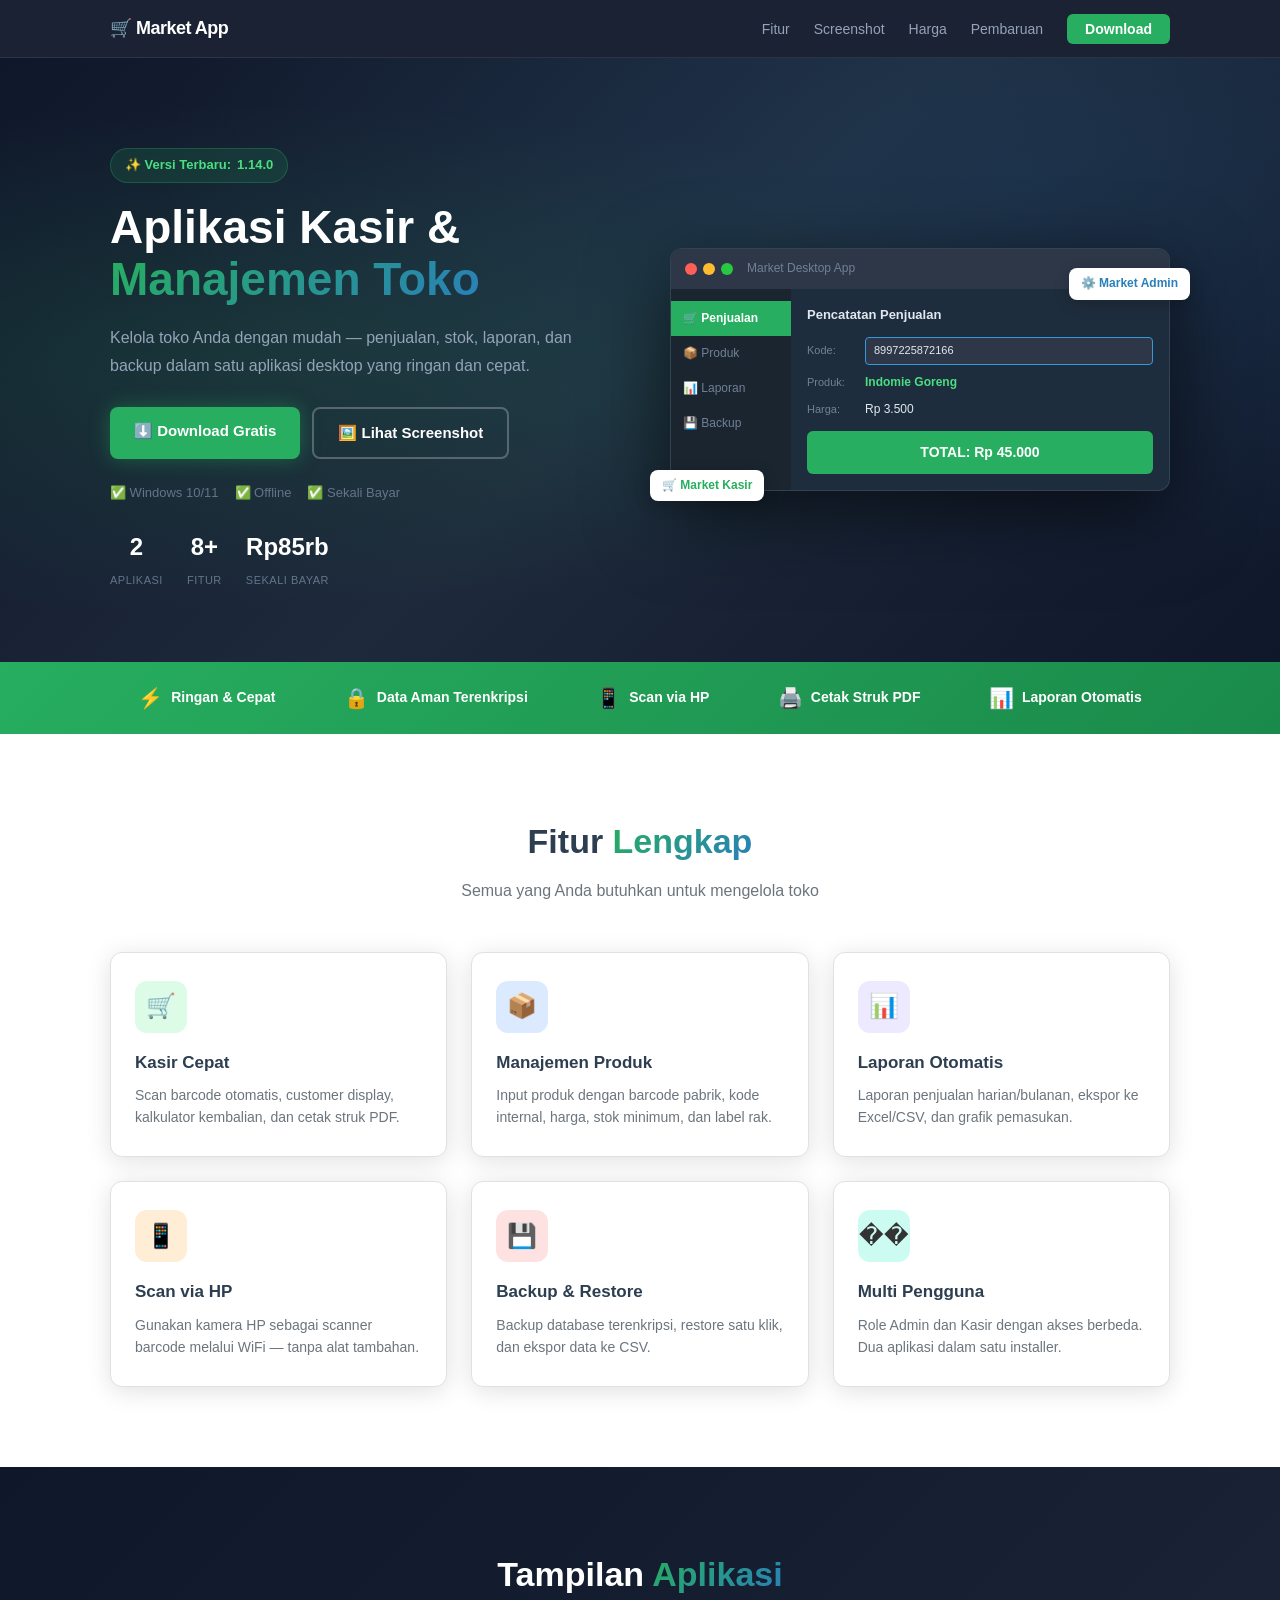
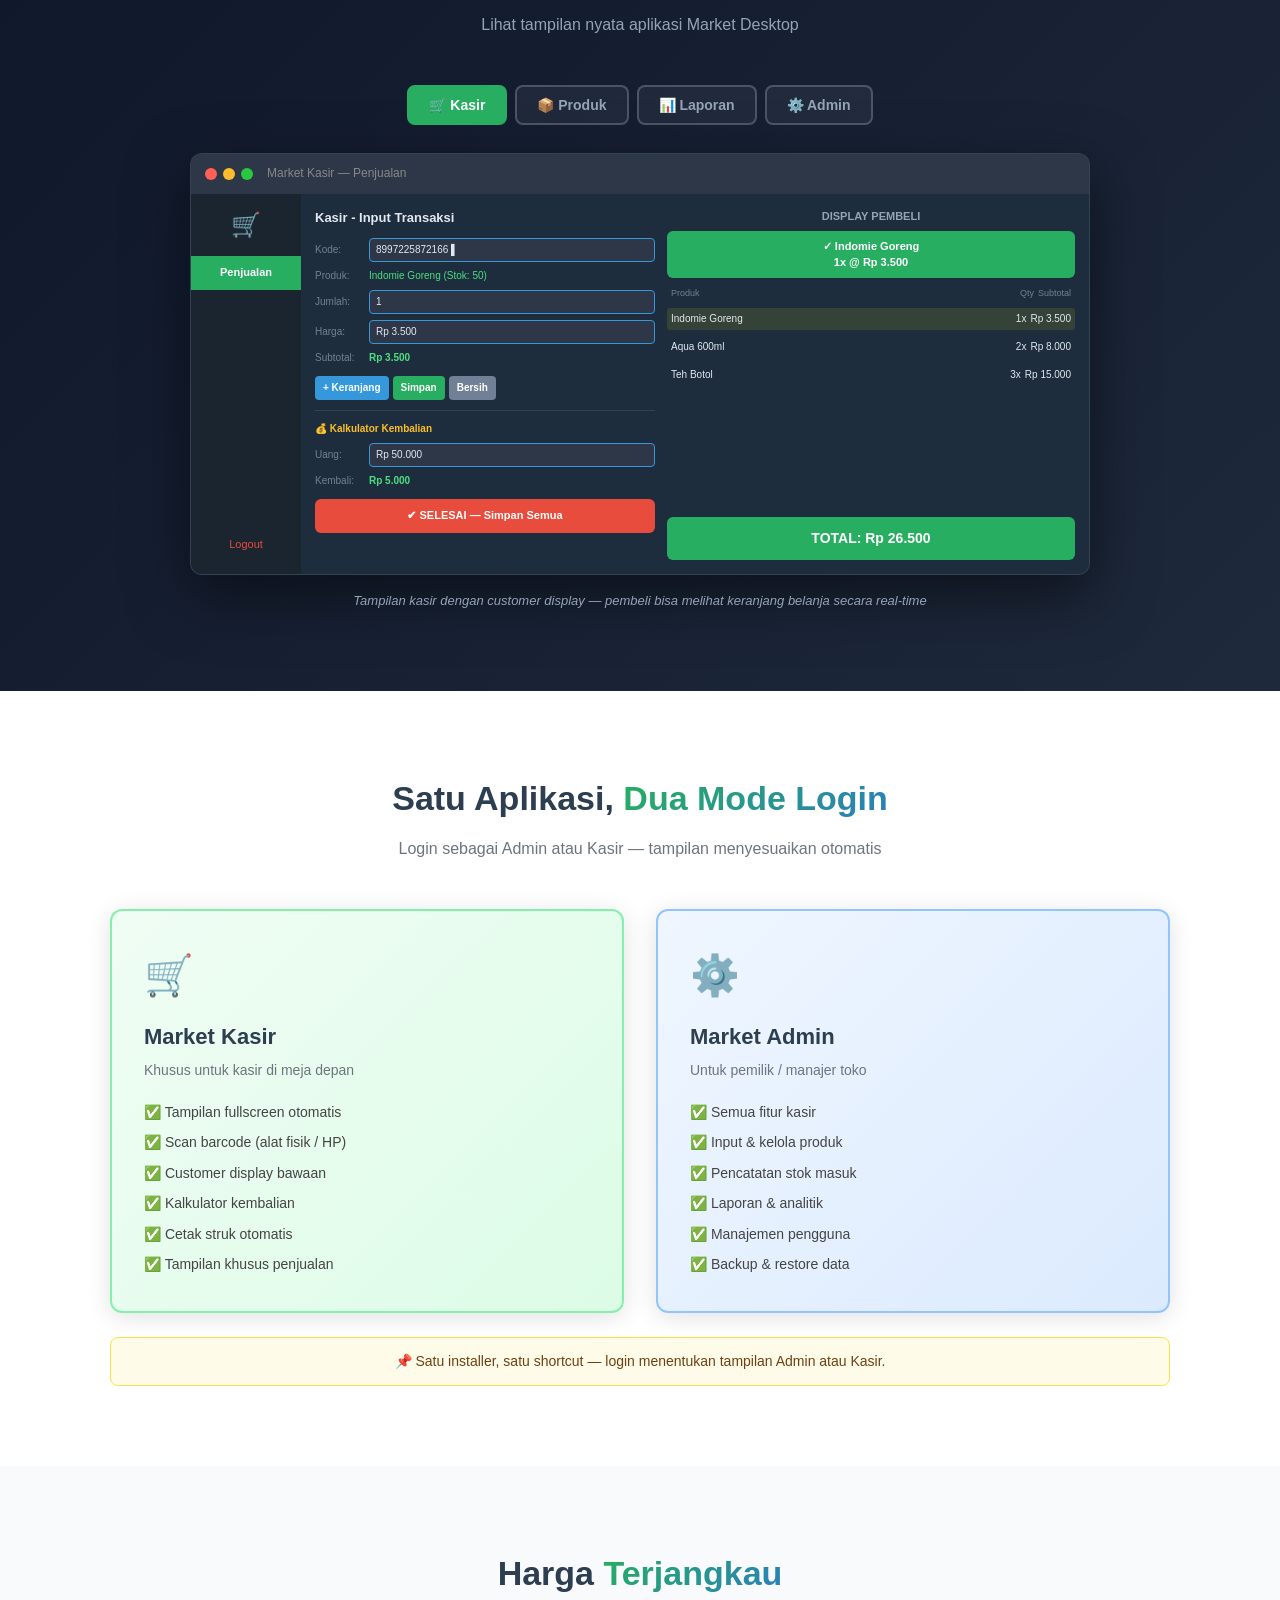
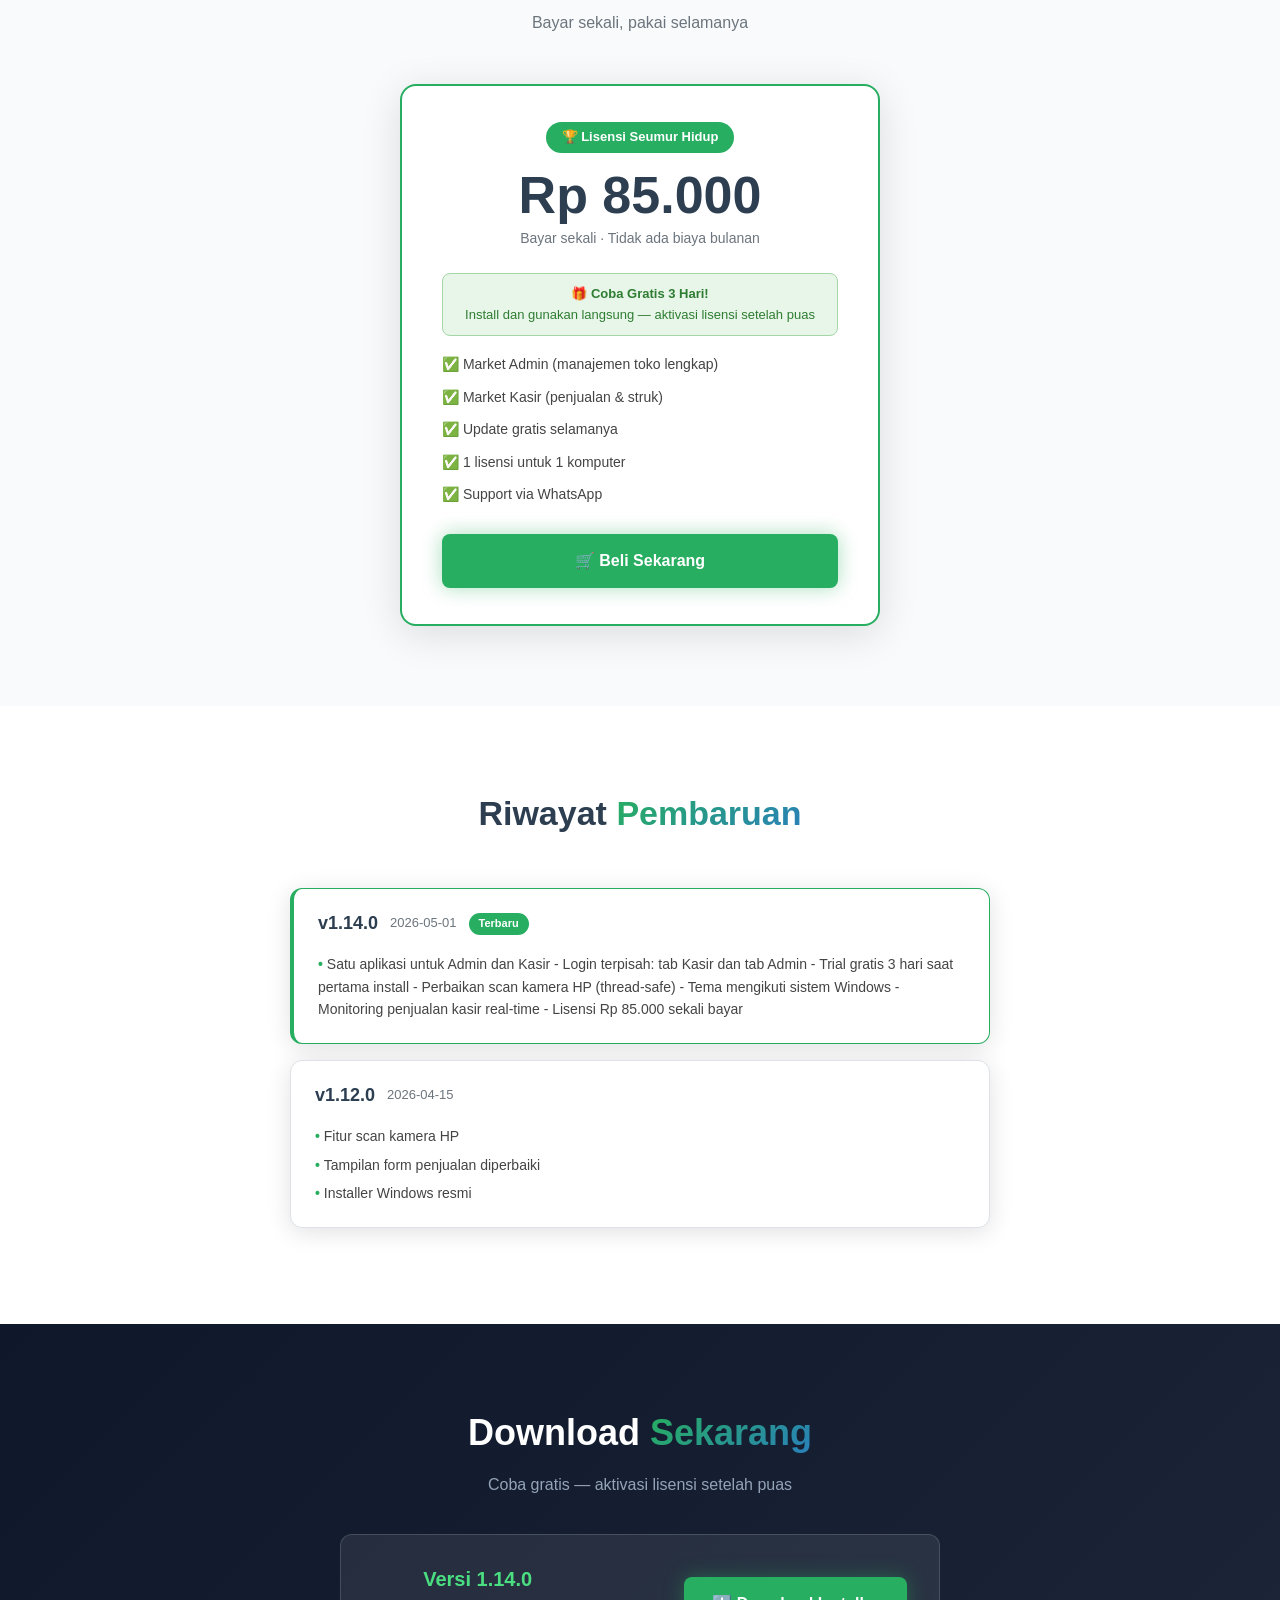
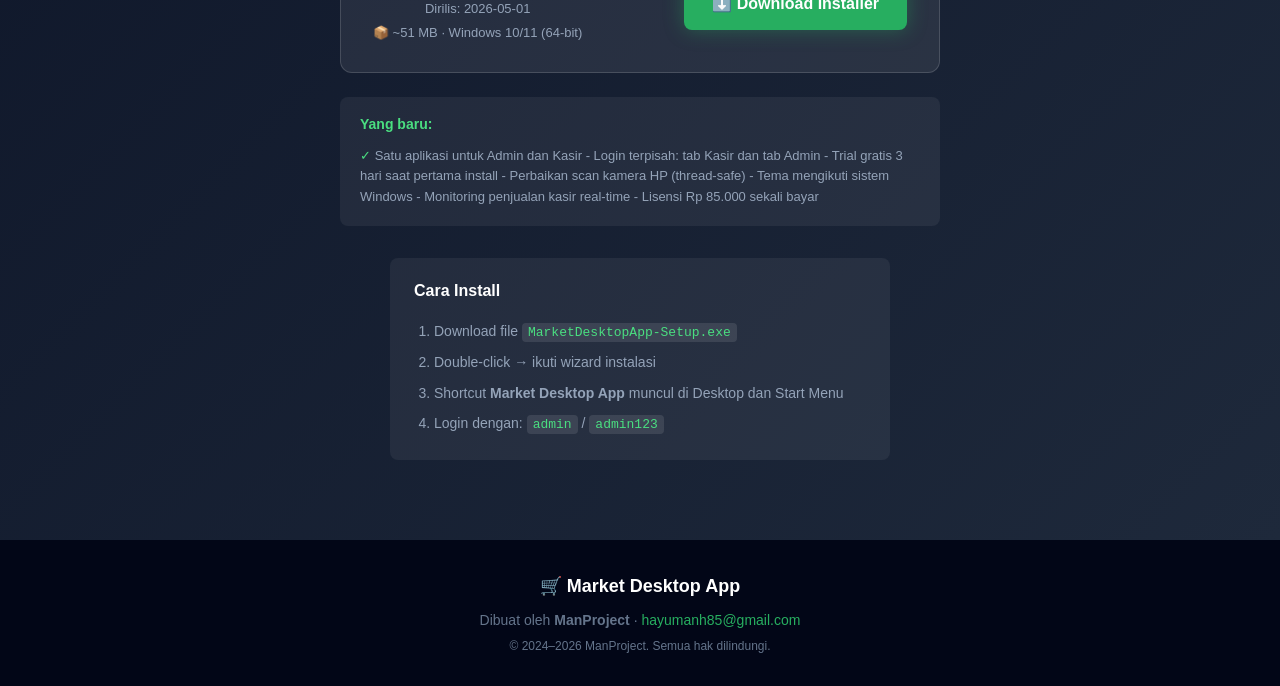
<file: index.html>
﻿<!DOCTYPE html>
<html lang="id">
<head>
<meta charset="UTF-8">
<meta name="viewport" content="width=device-width, initial-scale=1.0">
<title>Market Desktop App — Aplikasi Kasir & Manajemen Toko</title>
<meta name="description" content="Aplikasi kasir dan manajemen stok toko untuk Windows.">
<link rel="stylesheet" href="assets/style.css">
</head>
<body>
<nav class="navbar">
  <div class="container nav-inner">
    <div class="nav-brand">🛒 Market App</div>
    <ul class="nav-links">
      <li><a href="#fitur">Fitur</a></li>
      <li><a href="#screenshot">Screenshot</a></li>
      <li><a href="#harga">Harga</a></li>
      <li><a href="#changelog">Pembaruan</a></li>
      <li><a href="#download" class="btn-nav">Download</a></li>
    </ul>
    <button class="nav-toggle" onclick="toggleNav()">☰</button>
  </div>
</nav>

<section class="hero">
  <div class="hero-bg-anim"></div>
  <div class="container hero-inner">
    <div class="hero-text" data-aos="fade-right">
      <div class="badge pulse">✨ Versi Terbaru: <span id="hero-version">1.14.0</span></div>
      <h1>Aplikasi Kasir &amp;<br><span class="gradient-text">Manajemen Toko</span></h1>
      <p class="hero-sub">Kelola toko Anda dengan mudah — penjualan, stok, laporan, dan backup dalam satu aplikasi desktop yang ringan dan cepat.</p>
      <div class="hero-btns">
        <a href="https://github.com/hayumanh85-hub/market-desktop-app/releases/download/v1.14.0/MarketDesktopApp-Setup.exe" class="btn btn-primary glow">⬇️ Download Gratis</a>
        <a href="#screenshot" class="btn btn-outline">🖼️ Lihat Screenshot</a>
      </div>
      <div class="hero-meta">
        <span>✅ Windows 10/11</span>
        <span>✅ Offline</span>
        <span>✅ Sekali Bayar</span>
      </div>
      <div class="hero-stats">
        <div class="stat"><span class="stat-num">2</span><span class="stat-lbl">Aplikasi</span></div>
        <div class="stat"><span class="stat-num">8+</span><span class="stat-lbl">Fitur</span></div>
        <div class="stat"><span class="stat-num">Rp85rb</span><span class="stat-lbl">Sekali Bayar</span></div>
      </div>
    </div>
    <div class="hero-visual" data-aos="fade-left">
      <div class="app-mockup float-anim">
        <div class="mockup-bar">
          <span class="dot red"></span><span class="dot yellow"></span><span class="dot green"></span>
          <span class="mockup-title">Market Desktop App</span>
        </div>
        <div class="mockup-body">
          <div class="mockup-sidebar">
            <div class="mock-menu active">🛒 Penjualan</div>
            <div class="mock-menu">📦 Produk</div>
            <div class="mock-menu">📊 Laporan</div>
            <div class="mock-menu">💾 Backup</div>
          </div>
          <div class="mockup-content">
            <div class="mock-title">Pencatatan Penjualan</div>
            <div class="mock-row"><span class="mock-label">Kode:</span><span class="mock-input scan-anim">8997225872166</span></div>
            <div class="mock-row"><span class="mock-label">Produk:</span><span class="mock-val green">Indomie Goreng</span></div>
            <div class="mock-row"><span class="mock-label">Harga:</span><span class="mock-val">Rp 3.500</span></div>
            <div class="mock-total">TOTAL: Rp 45.000</div>
          </div>
        </div>
      </div>
      <div class="mockup-badge badge-kasir">🛒 Market Kasir</div>
      <div class="mockup-badge badge-admin">⚙️ Market Admin</div>
    </div>
  </div>
</section>

<section class="stats-bar">
  <div class="container stats-inner">
    <div class="stat-item"><span class="stat-icon">⚡</span><span>Ringan & Cepat</span></div>
    <div class="stat-item"><span class="stat-icon">🔒</span><span>Data Aman Terenkripsi</span></div>
    <div class="stat-item"><span class="stat-icon">📱</span><span>Scan via HP</span></div>
    <div class="stat-item"><span class="stat-icon">🖨️</span><span>Cetak Struk PDF</span></div>
    <div class="stat-item"><span class="stat-icon">📊</span><span>Laporan Otomatis</span></div>
  </div>
</section>

<section class="section" id="fitur">
  <div class="container">
    <div class="section-header">
      <h2 class="section-title">Fitur <span class="gradient-text">Lengkap</span></h2>
      <p class="section-sub">Semua yang Anda butuhkan untuk mengelola toko</p>
    </div>
    <div class="features-grid">
      <div class="feature-card" data-aos="fade-up" data-delay="0">
        <div class="feature-icon-wrap green-bg">🛒</div>
        <h3>Kasir Cepat</h3>
        <p>Scan barcode otomatis, customer display, kalkulator kembalian, dan cetak struk PDF.</p>
      </div>
      <div class="feature-card" data-aos="fade-up" data-delay="100">
        <div class="feature-icon-wrap blue-bg">📦</div>
        <h3>Manajemen Produk</h3>
        <p>Input produk dengan barcode pabrik, kode internal, harga, stok minimum, dan label rak.</p>
      </div>
      <div class="feature-card" data-aos="fade-up" data-delay="200">
        <div class="feature-icon-wrap purple-bg">📊</div>
        <h3>Laporan Otomatis</h3>
        <p>Laporan penjualan harian/bulanan, ekspor ke Excel/CSV, dan grafik pemasukan.</p>
      </div>
      <div class="feature-card" data-aos="fade-up" data-delay="300">
        <div class="feature-icon-wrap orange-bg">📱</div>
        <h3>Scan via HP</h3>
        <p>Gunakan kamera HP sebagai scanner barcode melalui WiFi — tanpa alat tambahan.</p>
      </div>
      <div class="feature-card" data-aos="fade-up" data-delay="400">
        <div class="feature-icon-wrap red-bg">💾</div>
        <h3>Backup & Restore</h3>
        <p>Backup database terenkripsi, restore satu klik, dan ekspor data ke CSV.</p>
      </div>
      <div class="feature-card" data-aos="fade-up" data-delay="500">
        <div class="feature-icon-wrap teal-bg">��</div>
        <h3>Multi Pengguna</h3>
        <p>Role Admin dan Kasir dengan akses berbeda. Dua aplikasi dalam satu installer.</p>
      </div>
    </div>
  </div>
</section>

<section class="section section-dark" id="screenshot">
  <div class="container">
    <div class="section-header">
      <h2 class="section-title" style="color:white">Tampilan <span class="gradient-text">Aplikasi</span></h2>
      <p class="section-sub" style="color:#94a3b8">Lihat tampilan nyata aplikasi Market Desktop</p>
    </div>
    <div class="screenshot-tabs">
      <button class="tab-btn active" onclick="showTab('kasir')">🛒 Kasir</button>
      <button class="tab-btn" onclick="showTab('produk')">📦 Produk</button>
      <button class="tab-btn" onclick="showTab('laporan')">📊 Laporan</button>
      <button class="tab-btn" onclick="showTab('admin')">⚙️ Admin</button>
    </div>
    <div class="screenshot-display">
      <div class="ss-panel active" id="ss-kasir">
        <div class="ss-mockup">
          <div class="ss-bar"><span class="dot red"></span><span class="dot yellow"></span><span class="dot green"></span><span style="color:#888;font-size:12px;margin-left:8px">Market Kasir — Penjualan</span></div>
          <div class="ss-body">
            <div class="ss-sidebar">
              <div class="ss-logo">🛒</div>
              <div class="ss-nav active">Penjualan</div>
              <div style="flex:1"></div>
              <div class="ss-nav logout">Logout</div>
            </div>
            <div class="ss-main">
              <div class="ss-left">
                <div class="ss-section-title">Kasir - Input Transaksi</div>
                <div class="ss-form-row"><span class="ss-lbl">Kode:</span><div class="ss-input">8997225872166 ▌</div></div>
                <div class="ss-form-row"><span class="ss-lbl">Produk:</span><div class="ss-val green-text">Indomie Goreng (Stok: 50)</div></div>
                <div class="ss-form-row"><span class="ss-lbl">Jumlah:</span><div class="ss-input">1</div></div>
                <div class="ss-form-row"><span class="ss-lbl">Harga:</span><div class="ss-input">Rp 3.500</div></div>
                <div class="ss-form-row"><span class="ss-lbl">Subtotal:</span><div class="ss-val green-text bold">Rp 3.500</div></div>
                <div class="ss-btn-row">
                  <div class="ss-btn blue">+ Keranjang</div>
                  <div class="ss-btn green">Simpan</div>
                  <div class="ss-btn gray">Bersih</div>
                </div>
                <div class="ss-divider"></div>
                <div class="ss-kembalian-title">💰 Kalkulator Kembalian</div>
                <div class="ss-form-row"><span class="ss-lbl">Uang:</span><div class="ss-input">Rp 50.000</div></div>
                <div class="ss-form-row"><span class="ss-lbl">Kembali:</span><div class="ss-val green-text bold">Rp 5.000</div></div>
                <div class="ss-btn-selesai">✔ SELESAI — Simpan Semua</div>
              </div>
              <div class="ss-right">
                <div class="ss-display-title">DISPLAY PEMBELI</div>
                <div class="ss-last-scan">✓ Indomie Goreng<br>1x @ Rp 3.500</div>
                <div class="ss-cart-header"><span>Produk</span><span>Qty</span><span>Subtotal</span></div>
                <div class="ss-cart-row highlight"><span>Indomie Goreng</span><span>1x</span><span>Rp 3.500</span></div>
                <div class="ss-cart-row"><span>Aqua 600ml</span><span>2x</span><span>Rp 8.000</span></div>
                <div class="ss-cart-row"><span>Teh Botol</span><span>3x</span><span>Rp 15.000</span></div>
                <div class="ss-total-display">TOTAL: Rp 26.500</div>
              </div>
            </div>
          </div>
        </div>
        <p class="ss-caption">Tampilan kasir dengan customer display — pembeli bisa melihat keranjang belanja secara real-time</p>
      </div>

      <div class="ss-panel" id="ss-produk">
        <div class="ss-mockup">
          <div class="ss-bar"><span class="dot red"></span><span class="dot yellow"></span><span class="dot green"></span><span style="color:#888;font-size:12px;margin-left:8px">Market Admin — Manajemen Produk</span></div>
          <div class="ss-body">
            <div class="ss-sidebar">
              <div class="ss-logo">⚙️</div>
              <div class="ss-nav">Penjualan</div>
              <div class="ss-nav active">Produk</div>
              <div class="ss-nav">Stok</div>
              <div class="ss-nav">Laporan</div>
              <div style="flex:1"></div>
              <div class="ss-nav logout">Logout</div>
            </div>
            <div class="ss-main" style="flex-direction:column;padding:12px">
              <div class="ss-section-title">Manajemen Produk</div>
              <div class="ss-search-bar">🔍 Cari produk... <span class="ss-btn blue" style="margin-left:auto;padding:2px 8px">+ Tambah</span></div>
              <div class="ss-table">
                <div class="ss-table-head"><span>Kode</span><span>Nama Produk</span><span>Harga</span><span>Stok</span><span>Status</span></div>
                <div class="ss-table-row"><span>BRG001</span><span>Indomie Goreng</span><span>Rp 3.500</span><span>50</span><span class="badge-aktif">Aktif</span></div>
                <div class="ss-table-row"><span>BRG002</span><span>Aqua 600ml</span><span>Rp 4.000</span><span>30</span><span class="badge-aktif">Aktif</span></div>
                <div class="ss-table-row highlight"><span>BRG003</span><span>Teh Botol 350ml</span><span>Rp 5.000</span><span class="red-text">3</span><span class="badge-low">Stok Rendah</span></div>
                <div class="ss-table-row"><span>BRG004</span><span>Chitato 68g</span><span>Rp 12.000</span><span>25</span><span class="badge-aktif">Aktif</span></div>
              </div>
            </div>
          </div>
        </div>
        <p class="ss-caption">Manajemen produk lengkap dengan barcode pabrik, stok minimum, dan notifikasi stok rendah</p>
      </div>

      <div class="ss-panel" id="ss-laporan">
        <div class="ss-mockup">
          <div class="ss-bar"><span class="dot red"></span><span class="dot yellow"></span><span class="dot green"></span><span style="color:#888;font-size:12px;margin-left:8px">Market Admin — Laporan</span></div>
          <div class="ss-body">
            <div class="ss-sidebar">
              <div class="ss-logo">⚙️</div>
              <div class="ss-nav">Penjualan</div>
              <div class="ss-nav">Produk</div>
              <div class="ss-nav active">Laporan</div>
              <div style="flex:1"></div>
              <div class="ss-nav logout">Logout</div>
            </div>
            <div class="ss-main" style="flex-direction:column;padding:12px">
              <div class="ss-section-title">Laporan Penjualan</div>
              <div class="ss-stats-row">
                <div class="ss-stat-card green"><div class="ss-stat-val">Rp 2.450.000</div><div class="ss-stat-lbl">Pemasukan Hari Ini</div></div>
                <div class="ss-stat-card blue"><div class="ss-stat-val">127</div><div class="ss-stat-lbl">Transaksi Bulan Ini</div></div>
                <div class="ss-stat-card purple"><div class="ss-stat-val">Rp 45.2jt</div><div class="ss-stat-lbl">Total Bulan Ini</div></div>
              </div>
              <div class="ss-chart">
                <div class="ss-chart-title">Grafik Penjualan 7 Hari</div>
                <div class="ss-bars">
                  <div class="ss-bar-item"><div class="ss-bar-fill" style="height:40%"></div><span>Sen</span></div>
                  <div class="ss-bar-item"><div class="ss-bar-fill" style="height:65%"></div><span>Sel</span></div>
                  <div class="ss-bar-item"><div class="ss-bar-fill" style="height:50%"></div><span>Rab</span></div>
                  <div class="ss-bar-item"><div class="ss-bar-fill" style="height:80%"></div><span>Kam</span></div>
                  <div class="ss-bar-item"><div class="ss-bar-fill" style="height:90%"></div><span>Jum</span></div>
                  <div class="ss-bar-item"><div class="ss-bar-fill" style="height:100%"></div><span>Sab</span></div>
                  <div class="ss-bar-item"><div class="ss-bar-fill" style="height:70%"></div><span>Min</span></div>
                </div>
              </div>
            </div>
          </div>
        </div>
        <p class="ss-caption">Laporan penjualan lengkap dengan grafik, statistik, dan ekspor ke Excel/CSV</p>
      </div>

      <div class="ss-panel" id="ss-admin">
        <div class="ss-mockup">
          <div class="ss-bar"><span class="dot red"></span><span class="dot yellow"></span><span class="dot green"></span><span style="color:#888;font-size:12px;margin-left:8px">Market Admin — Backup & Restore</span></div>
          <div class="ss-body">
            <div class="ss-sidebar">
              <div class="ss-logo">⚙️</div>
              <div class="ss-nav">Penjualan</div>
              <div class="ss-nav">Produk</div>
              <div class="ss-nav">Laporan</div>
              <div class="ss-nav active">Backup</div>
              <div style="flex:1"></div>
              <div class="ss-nav logout">Logout</div>
            </div>
            <div class="ss-main" style="flex-direction:column;padding:16px;gap:10px">
              <div class="ss-section-title">Backup & Restore Data</div>
              <div class="ss-backup-info">Buat backup database terenkripsi untuk melindungi data toko Anda.</div>
              <div class="ss-btn-backup blue">💾 Buat Backup Sekarang</div>
              <div class="ss-btn-backup orange">🔄 Restore dari Backup</div>
              <div class="ss-btn-backup green">📊 Ekspor Data ke CSV</div>
              <div class="ss-divider"></div>
              <div class="ss-last-backup">✓ Backup terakhir: 01/05/2026 14:30 · market_backup_2026-05-01.mktbak</div>
            </div>
          </div>
        </div>
        <p class="ss-caption">Fitur backup terenkripsi — data toko aman dari kehilangan dan kerusakan</p>
      </div>
    </div>
  </div>
</section>

<section class="section" id="apps">
  <div class="container">
    <div class="section-header">
      <h2 class="section-title">Satu Aplikasi, <span class="gradient-text">Dua Mode Login</span></h2>
      <p class="section-sub">Login sebagai Admin atau Kasir — tampilan menyesuaikan otomatis</p>
    </div>
    <div class="apps-grid">
      <div class="app-card kasir">
        <div class="app-icon">🛒</div>
        <h3>Market Kasir</h3>
        <p class="app-desc">Khusus untuk kasir di meja depan</p>
        <ul>
          <li>✅ Tampilan fullscreen otomatis</li>
          <li>✅ Scan barcode (alat fisik / HP)</li>
          <li>✅ Customer display bawaan</li>
          <li>✅ Kalkulator kembalian</li>
          <li>✅ Cetak struk otomatis</li>
          <li>✅ Tampilan khusus penjualan</li>
        </ul>
      </div>
      <div class="app-card admin">
        <div class="app-icon">⚙️</div>
        <h3>Market Admin</h3>
        <p class="app-desc">Untuk pemilik / manajer toko</p>
        <ul>
          <li>✅ Semua fitur kasir</li>
          <li>✅ Input &amp; kelola produk</li>
          <li>✅ Pencatatan stok masuk</li>
          <li>✅ Laporan &amp; analitik</li>
          <li>✅ Manajemen pengguna</li>
          <li>✅ Backup &amp; restore data</li>
        </ul>
      </div>
    </div>
    <p class="apps-note">📌 Satu installer, satu shortcut — login menentukan tampilan Admin atau Kasir.</p>
  </div>
</section>

<section class="section section-alt" id="harga">
  <div class="container">
    <div class="section-header">
      <h2 class="section-title">Harga <span class="gradient-text">Terjangkau</span></h2>
      <p class="section-sub">Bayar sekali, pakai selamanya</p>
    </div>
    <div class="pricing-card">
      <div class="pricing-badge">🏆 Lisensi Seumur Hidup</div>
      <div class="pricing-price">Rp 85.000</div>
      <div class="pricing-sub">Bayar sekali · Tidak ada biaya bulanan</div>
      <div style="background:#e8f5e9;border:1px solid #a5d6a7;border-radius:8px;padding:10px 14px;margin:12px 0;font-size:13px;color:#2e7d32;text-align:center;">
        <strong>🎁 Coba Gratis 3 Hari!</strong><br>
        Install dan gunakan langsung — aktivasi lisensi setelah puas
      </div>
      <ul class="pricing-list">
        <li>✅ Market Admin (manajemen toko lengkap)</li>
        <li>✅ Market Kasir (penjualan &amp; struk)</li>
        <li>✅ Update gratis selamanya</li>
        <li>✅ 1 lisensi untuk 1 komputer</li>
        <li>✅ Support via WhatsApp</li>
      </ul>
      <a href="beli.html" class="btn btn-primary glow" style="display:block;text-align:center;margin-top:16px;text-decoration:none;padding:14px;font-size:16px;font-weight:700;border-radius:8px;">🛒 Beli Sekarang</a>
    </div>
  </div>
</section>

<section class="section" id="changelog">
  <div class="container">
    <div class="section-header">
      <h2 class="section-title">Riwayat <span class="gradient-text">Pembaruan</span></h2>
    </div>
    <div class="changelog" id="changelog-list">
      <div class="changelog-loading">Memuat...</div>
    </div>
  </div>
</section>

<section class="section section-download" id="download">
  <div class="container download-inner">
    <h2>Download <span class="gradient-text">Sekarang</span></h2>
    <p>Coba gratis — aktivasi lisensi setelah puas</p>
    <div class="download-card">
      <div class="download-info">
        <div class="download-version">Versi <span id="dl-version">1.14.0</span></div>
        <div class="download-date">Dirilis: <span id="dl-date">2026-05-01</span></div>
        <div class="download-size">📦 ~51 MB · Windows 10/11 (64-bit)</div>
      </div>
      <a id="dl-btn" href="https://github.com/hayumanh85-hub/market-desktop-app/releases/download/v1.14.0/MarketDesktopApp-Setup.exe" class="btn btn-download glow" target="_blank">⬇️ Download Installer</a>
    </div>
    <div class="download-notes" id="dl-notes"></div>
    <div class="install-steps">
      <h3>Cara Install</h3>
      <ol>
        <li>Download file <code>MarketDesktopApp-Setup.exe</code></li>
        <li>Double-click → ikuti wizard instalasi</li>
        <li>Shortcut <strong>Market Desktop App</strong> muncul di Desktop dan Start Menu</li>
        <li>Login dengan: <code>admin</code> / <code>admin123</code></li>
      </ol>
    </div>
  </div>
</section>

<footer class="footer">
  <div class="container footer-inner">
    <div class="footer-brand">🛒 Market Desktop App</div>
    <div class="footer-info">Dibuat oleh <strong>ManProject</strong> · <a href="mailto:hayumanh85@gmail.com">hayumanh85@gmail.com</a></div>
    <div class="footer-copy">© 2024–2026 ManProject. Semua hak dilindungi.</div>
  </div>
</footer>

<script>
function toggleNav(){document.querySelector('.nav-links').classList.toggle('open')}
function showTab(name){
  document.querySelectorAll('.tab-btn').forEach(b=>b.classList.remove('active'));
  document.querySelectorAll('.ss-panel').forEach(p=>p.classList.remove('active'));
  event.target.classList.add('active');
  document.getElementById('ss-'+name).classList.add('active');
}
const obs=new IntersectionObserver(entries=>{entries.forEach(e=>{if(e.isIntersecting)e.target.classList.add('visible')})},{threshold:0.1});
document.querySelectorAll('[data-aos]').forEach(el=>obs.observe(el));
async function muatVersi(){
  try{
    const res=await fetch('version.json?t='+Date.now());
    const data=await res.json();
    document.getElementById('hero-version').textContent=data.version;
    document.getElementById('dl-version').textContent=data.version;
    document.getElementById('dl-date').textContent=data.tanggal;
    const dlBtn=document.getElementById('dl-btn');
    if(data.download_url)dlBtn.href=data.download_url;
    if(data.notes){
      const lines=data.notes.split('\\n').filter(l=>l.trim());
      document.getElementById('dl-notes').innerHTML='<h4>Yang baru:</h4><ul>'+lines.map(l=>'<li>'+l.replace(/^[-•]\s*/,'')+'</li>').join('')+'</ul>';
    }
    const el=document.getElementById('changelog-list');
    const notes=data.notes?data.notes.split('\\n').filter(l=>l.trim()):[];
    el.innerHTML=`<div class="changelog-item latest"><div class="changelog-header"><span class="changelog-ver">v${data.version}</span><span class="changelog-date">${data.tanggal}</span><span class="changelog-badge">Terbaru</span></div><ul class="changelog-notes">${notes.map(n=>'<li>'+n.replace(/^[-•]\s*/,'')+'</li>').join('')}</ul></div><div class="changelog-item"><div class="changelog-header"><span class="changelog-ver">v1.12.0</span><span class="changelog-date">2026-04-15</span></div><ul class="changelog-notes"><li>Fitur scan kamera HP</li><li>Tampilan form penjualan diperbaiki</li><li>Installer Windows resmi</li></ul></div>`;
  }catch(e){console.error(e)}
}
muatVersi();
</script>
</body>
</html>
</file>
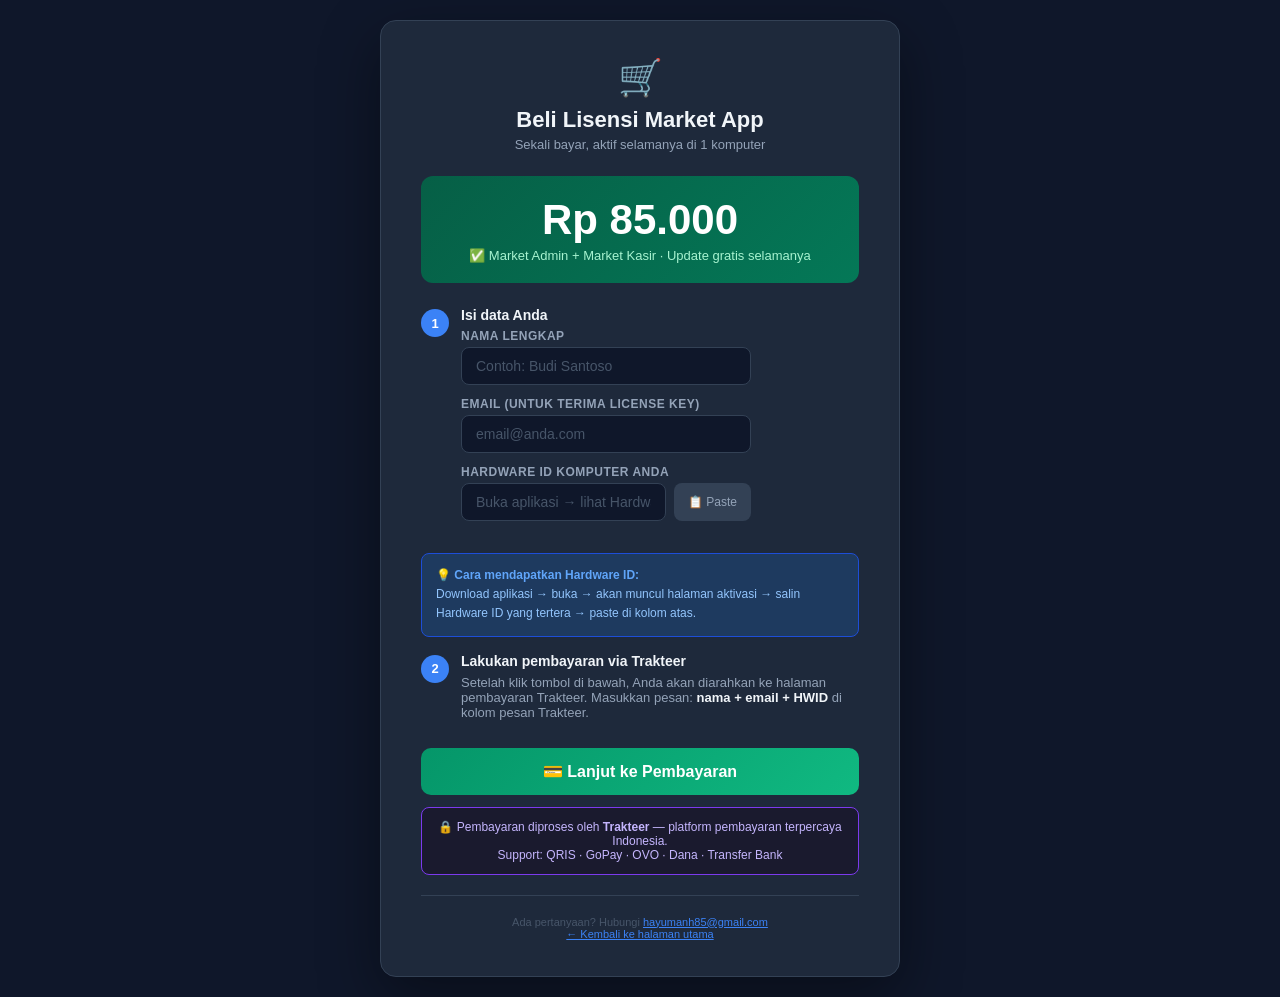
<file: beli.html>
﻿<!DOCTYPE html>
<html lang="id">
<head>
<meta charset="UTF-8">
<meta name="viewport" content="width=device-width, initial-scale=1.0">
<title>Beli Lisensi — Market Desktop App</title>
<style>
*{margin:0;padding:0;box-sizing:border-box}
body{font-family:-apple-system,'Segoe UI',Arial,sans-serif;background:#0f172a;color:#e2e8f0;min-height:100vh;display:flex;flex-direction:column;align-items:center;justify-content:center;padding:20px}
.card{background:#1e293b;border:1px solid #334155;border-radius:16px;padding:36px 40px;max-width:520px;width:100%;box-shadow:0 20px 60px rgba(0,0,0,.4)}
.logo{text-align:center;font-size:36px;margin-bottom:8px}
h1{text-align:center;font-size:22px;color:#f1f5f9;margin-bottom:4px}
.sub{text-align:center;color:#94a3b8;font-size:13px;margin-bottom:24px}
.price-box{background:linear-gradient(135deg,#065f46,#047857);border-radius:12px;padding:20px;text-align:center;margin-bottom:24px}
.price{font-size:42px;font-weight:900;color:#fff}
.price-note{color:#a7f3d0;font-size:13px;margin-top:4px}
.step{display:flex;align-items:flex-start;gap:12px;margin-bottom:20px}
.step-num{background:#3b82f6;color:white;width:28px;height:28px;border-radius:50%;display:flex;align-items:center;justify-content:center;font-weight:700;font-size:13px;flex-shrink:0;margin-top:2px}
.step-content h3{font-size:14px;color:#f1f5f9;margin-bottom:6px}
.form-group{margin-bottom:12px}
label{display:block;font-size:12px;color:#94a3b8;margin-bottom:4px;font-weight:600;text-transform:uppercase;letter-spacing:.5px}
input{width:100%;padding:10px 14px;background:#0f172a;border:1px solid #334155;border-radius:8px;color:#f1f5f9;font-size:14px;transition:border .2s}
input:focus{outline:none;border-color:#3b82f6}
input::placeholder{color:#475569}
.hwid-row{display:flex;gap:8px}
.hwid-row input{flex:1}
.btn-copy{background:#334155;color:#94a3b8;border:none;padding:10px 14px;border-radius:8px;cursor:pointer;font-size:12px;white-space:nowrap;transition:all .2s}
.btn-copy:hover{background:#475569;color:#f1f5f9}
.info-box{background:#1e3a5f;border:1px solid #1d4ed8;border-radius:8px;padding:12px 14px;font-size:12px;color:#93c5fd;margin-bottom:16px;line-height:1.6}
.info-box strong{color:#60a5fa}
.btn-bayar{width:100%;padding:14px;background:linear-gradient(135deg,#059669,#10b981);color:white;border:none;border-radius:10px;font-size:16px;font-weight:700;cursor:pointer;transition:all .2s;margin-top:8px}
.btn-bayar:hover{transform:translateY(-2px);box-shadow:0 8px 25px rgba(16,185,129,.4)}
.btn-bayar:disabled{opacity:.5;cursor:not-allowed;transform:none}
.divider{border:none;border-top:1px solid #334155;margin:20px 0}
.footer-note{text-align:center;font-size:11px;color:#475569;margin-top:16px}
.footer-note a{color:#3b82f6}
.error{color:#f87171;font-size:12px;margin-top:4px;display:none}
.success-box{background:#064e3b;border:1px solid #059669;border-radius:12px;padding:20px;text-align:center;display:none}
.success-box h2{color:#34d399;margin-bottom:8px}
.success-box p{color:#a7f3d0;font-size:13px;line-height:1.6}
.back-link{display:block;text-align:center;margin-top:16px;color:#3b82f6;font-size:13px;text-decoration:none}
.back-link:hover{text-decoration:underline}
.trakteer-note{background:#1a1a2e;border:1px solid #7c3aed;border-radius:8px;padding:12px;font-size:12px;color:#c4b5fd;margin-top:12px;text-align:center}
</style>
</head>
<body>

<div class="card">
  <div class="logo">🛒</div>
  <h1>Beli Lisensi Market App</h1>
  <p class="sub">Sekali bayar, aktif selamanya di 1 komputer</p>

  <div class="price-box">
    <div class="price">Rp 85.000</div>
    <div class="price-note">✅ Market Admin + Market Kasir · Update gratis selamanya</div>
  </div>

  <!-- Form pembelian -->
  <div id="form-section">
    <div class="step">
      <div class="step-num">1</div>
      <div class="step-content">
        <h3>Isi data Anda</h3>
        <div class="form-group">
          <label>Nama Lengkap</label>
          <input type="text" id="inp-nama" placeholder="Contoh: Budi Santoso" required>
          <div class="error" id="err-nama">Nama harus diisi</div>
        </div>
        <div class="form-group">
          <label>Email (untuk terima license key)</label>
          <input type="email" id="inp-email" placeholder="email@anda.com" required>
          <div class="error" id="err-email">Email tidak valid</div>
        </div>
        <div class="form-group">
          <label>Hardware ID Komputer Anda</label>
          <div class="hwid-row">
            <input type="text" id="inp-hwid" placeholder="Buka aplikasi → lihat Hardware ID" required>
            <button class="btn-copy" onclick="pasteHwid()">📋 Paste</button>
          </div>
          <div class="error" id="err-hwid">Hardware ID harus diisi</div>
        </div>
      </div>
    </div>

    <div class="info-box">
      💡 <strong>Cara mendapatkan Hardware ID:</strong><br>
      Download aplikasi → buka → akan muncul halaman aktivasi → salin Hardware ID yang tertera → paste di kolom atas.
    </div>

    <div class="step">
      <div class="step-num">2</div>
      <div class="step-content">
        <h3>Lakukan pembayaran via Trakteer</h3>
        <p style="font-size:13px;color:#94a3b8">Setelah klik tombol di bawah, Anda akan diarahkan ke halaman pembayaran Trakteer. Masukkan pesan: <strong style="color:#f1f5f9">nama + email + HWID</strong> di kolom pesan Trakteer.</p>
      </div>
    </div>

    <button class="btn-bayar" onclick="prosesPayment()">
      💳 Lanjut ke Pembayaran
    </button>

    <div class="trakteer-note">
      🔒 Pembayaran diproses oleh <strong>Trakteer</strong> — platform pembayaran terpercaya Indonesia.<br>
      Support: QRIS · GoPay · OVO · Dana · Transfer Bank
    </div>
  </div>

  <!-- Success state -->
  <div class="success-box" id="success-section">
    <h2>✅ Terima Kasih!</h2>
    <p>
      Data Anda telah tercatat.<br><br>
      Setelah pembayaran dikonfirmasi, license key akan dikirim ke:<br>
      <strong id="confirm-email" style="color:#34d399"></strong><br><br>
      Proses pengiriman: <strong>maksimal 1×24 jam</strong> (biasanya lebih cepat)
    </p>
  </div>

  <hr class="divider">
  <div class="footer-note">
    Ada pertanyaan? Hubungi <a href="mailto:hayumanh85@gmail.com">hayumanh85@gmail.com</a><br>
    <a href="index.html">← Kembali ke halaman utama</a>
  </div>
</div>

<script>
// ── Konfigurasi — GANTI dengan link Trakteer Anda ──────────────────
const TRAKTEER_URL = "https://trakteer.id/m._hayuman/gift";
// Setelah daftar di trakteer.id, ganti URL di atas dengan URL profil Anda
// ──────────────────────────────────────────────────────────────────

function pasteHwid() {
  navigator.clipboard.readText().then(t => {
    document.getElementById('inp-hwid').value = t.trim();
  }).catch(() => {
    alert('Tidak bisa paste otomatis. Paste manual dengan Ctrl+V');
    document.getElementById('inp-hwid').focus();
  });
}

function validasi() {
  let ok = true;
  const nama  = document.getElementById('inp-nama').value.trim();
  const email = document.getElementById('inp-email').value.trim();
  const hwid  = document.getElementById('inp-hwid').value.trim();

  // Reset errors
  document.querySelectorAll('.error').forEach(e => e.style.display = 'none');

  if (!nama) {
    document.getElementById('err-nama').style.display = 'block';
    ok = false;
  }
  if (!email || !/^[^\s@]+@[^\s@]+\.[^\s@]+$/.test(email)) {
    document.getElementById('err-email').style.display = 'block';
    ok = false;
  }
  if (!hwid || hwid.length < 8) {
    document.getElementById('err-hwid').style.display = 'block';
    ok = false;
  }
  return ok;
}

function prosesPayment() {
  if (!validasi()) return;

  const nama  = document.getElementById('inp-nama').value.trim();
  const email = document.getElementById('inp-email').value.trim();
  const hwid  = document.getElementById('inp-hwid').value.trim();

  // Simpan data ke localStorage untuk referensi
  localStorage.setItem('market_order', JSON.stringify({ nama, email, hwid, waktu: new Date().toISOString() }));

  // Tampilkan konfirmasi
  document.getElementById('confirm-email').textContent = email;
  document.getElementById('form-section').style.display = 'none';
  document.getElementById('success-section').style.display = 'block';

  // Buka Trakteer dengan pesan otomatis
  const pesan = encodeURIComponent(`Nama: ${nama} | Email: ${email} | HWID: ${hwid} | Produk: Market Desktop App v1.13.0`);
  const url = `${TRAKTEER_URL}?message=${pesan}`;

  // Buka di tab baru setelah 1 detik
  setTimeout(() => window.open(url, '_blank'), 1000);
}
</script>

</body>
</html>
</file>
<file: assets/style.css>
﻿*,*::before,*::after{margin:0;padding:0;box-sizing:border-box}
:root{--green:#27ae60;--green-d:#219a52;--blue:#2980b9;--dark:#2c3e50;--darker:#0f172a;--light:#f8f9fa;--gray:#6c757d;--border:#dee2e6;--radius:12px;--shadow:0 4px 24px rgba(0,0,0,.12)}
html{scroll-behavior:smooth}
body{font-family:-apple-system,'Segoe UI',Arial,sans-serif;color:#333;line-height:1.6;background:#fff;overflow-x:hidden}
.container{max-width:1100px;margin:0 auto;padding:0 20px}
a{color:var(--green);text-decoration:none}

/* NAVBAR */
.navbar{position:sticky;top:0;z-index:100;background:rgba(15,23,42,.95);backdrop-filter:blur(12px);border-bottom:1px solid rgba(255,255,255,.08)}
.nav-inner{display:flex;align-items:center;justify-content:space-between;padding:14px 20px}
.nav-brand{color:white;font-size:18px;font-weight:700;letter-spacing:-.5px}
.nav-links{list-style:none;display:flex;gap:24px;align-items:center}
.nav-links a{color:#94a3b8;font-size:14px;transition:color .2s}
.nav-links a:hover{color:white}
.btn-nav{background:var(--green);color:white!important;padding:7px 18px;border-radius:6px;font-weight:600;transition:background .2s!important}
.btn-nav:hover{background:var(--green-d)!important}
.nav-toggle{display:none;background:none;border:none;color:white;font-size:20px;cursor:pointer}

/* HERO */
.hero{background:linear-gradient(135deg,#0f172a 0%,#1e293b 50%,#0f172a 100%);color:white;padding:90px 0 70px;position:relative;overflow:hidden}
.hero-bg-anim{position:absolute;inset:0;background:radial-gradient(ellipse at 20% 50%,rgba(39,174,96,.15) 0%,transparent 60%),radial-gradient(ellipse at 80% 20%,rgba(41,128,185,.15) 0%,transparent 60%);pointer-events:none}
.hero-inner{display:grid;grid-template-columns:1fr 1fr;gap:60px;align-items:center;position:relative}
.gradient-text{background:linear-gradient(135deg,#27ae60,#2980b9);-webkit-background-clip:text;-webkit-text-fill-color:transparent;background-clip:text}
.badge{display:inline-flex;align-items:center;gap:6px;background:rgba(39,174,96,.15);color:#4ade80;border:1px solid rgba(39,174,96,.3);padding:6px 14px;border-radius:20px;font-size:13px;font-weight:600;margin-bottom:18px}
.pulse{animation:pulse 2s infinite}
@keyframes pulse{0%,100%{box-shadow:0 0 0 0 rgba(39,174,96,.4)}50%{box-shadow:0 0 0 8px rgba(39,174,96,0)}}
.hero h1{font-size:46px;font-weight:800;line-height:1.15;margin-bottom:18px}
.hero-sub{font-size:16px;color:#94a3b8;margin-bottom:28px;line-height:1.7}
.hero-btns{display:flex;gap:12px;margin-bottom:24px;flex-wrap:wrap}
.btn{display:inline-block;padding:12px 24px;border-radius:8px;font-weight:600;font-size:15px;transition:all .2s;cursor:pointer}
.btn-primary{background:var(--green);color:white}
.btn-primary:hover{background:var(--green-d);transform:translateY(-2px);color:white}
.btn-outline{border:2px solid rgba(255,255,255,.25);color:white}
.btn-outline:hover{background:rgba(255,255,255,.1);transform:translateY(-2px)}
.glow{box-shadow:0 0 20px rgba(39,174,96,.4)}
.glow:hover{box-shadow:0 0 30px rgba(39,174,96,.6)}
.hero-meta{display:flex;gap:16px;flex-wrap:wrap;margin-bottom:24px}
.hero-meta span{font-size:13px;color:#64748b}
.hero-stats{display:flex;gap:24px}
.stat{text-align:center}
.stat-num{display:block;font-size:24px;font-weight:800;color:white}
.stat-lbl{font-size:11px;color:#64748b;text-transform:uppercase;letter-spacing:.5px}

/* MOCKUP */
.hero-visual{position:relative}
.float-anim{animation:float 4s ease-in-out infinite}
@keyframes float{0%,100%{transform:translateY(0)}50%{transform:translateY(-12px)}}
.app-mockup{background:#1e2d3d;border-radius:12px;overflow:hidden;box-shadow:0 24px 80px rgba(0,0,0,.6);border:1px solid rgba(255,255,255,.1)}
.mockup-bar{background:#2d3748;padding:10px 14px;display:flex;align-items:center;gap:6px}
.dot{width:12px;height:12px;border-radius:50%}
.dot.red{background:#ff5f57}.dot.yellow{background:#febc2e}.dot.green{background:#28c840}
.mockup-title{color:#718096;font-size:12px;margin-left:8px}
.mockup-body{display:flex}
.mockup-sidebar{width:120px;background:#1a252f;padding:12px 0}
.mock-menu{padding:8px 12px;font-size:12px;color:#718096;cursor:pointer;transition:all .2s}
.mock-menu.active{background:var(--green);color:white;font-weight:600}
.mock-menu:hover:not(.active){background:rgba(255,255,255,.05);color:#ccc}
.mockup-content{flex:1;padding:16px}
.mock-title{font-size:13px;font-weight:700;color:#e2e8f0;margin-bottom:12px}
.mock-row{display:flex;gap:8px;margin-bottom:8px;align-items:center}
.mock-label{font-size:11px;color:#718096;width:50px}
.mock-input{background:#2d3748;color:#e2e8f0;font-size:11px;padding:4px 8px;border-radius:4px;flex:1;border:1px solid #3498db}
.scan-anim{animation:scanPulse 2s ease-in-out infinite}
@keyframes scanPulse{0%,100%{border-color:#3498db}50%{border-color:#27ae60;box-shadow:0 0 8px rgba(39,174,96,.5)}}
.mock-val{font-size:12px;color:#e2e8f0}
.mock-val.green{color:#4ade80;font-weight:600}
.mock-total{background:var(--green);color:white;text-align:center;padding:10px;border-radius:6px;font-size:14px;font-weight:700;margin-top:12px}
.mockup-badge{position:absolute;background:white;border-radius:8px;padding:6px 12px;font-size:12px;font-weight:700;box-shadow:0 4px 16px rgba(0,0,0,.2);animation:float 4s ease-in-out infinite}
.badge-kasir{bottom:-10px;left:-20px;color:var(--green);animation-delay:.5s}
.badge-admin{top:20px;right:-20px;color:var(--blue);animation-delay:1s}

/* STATS BAR */
.stats-bar{background:linear-gradient(135deg,var(--green),#1a8a4a);padding:20px 0}
.stats-inner{display:flex;justify-content:space-around;flex-wrap:wrap;gap:12px}
.stat-item{display:flex;align-items:center;gap:8px;color:white;font-size:14px;font-weight:600}
.stat-icon{font-size:20px}

/* SECTIONS */
.section{padding:80px 0}
.section-alt{background:#f8fafc}
.section-dark{background:linear-gradient(135deg,#0f172a,#1e293b)}
.section-header{text-align:center;margin-bottom:48px}
.section-title{font-size:34px;font-weight:800;color:var(--dark);margin-bottom:10px}
.section-sub{color:var(--gray);font-size:16px}

/* FEATURES */
.features-grid{display:grid;grid-template-columns:repeat(3,1fr);gap:24px}
.feature-card{background:white;border-radius:var(--radius);padding:28px 24px;box-shadow:var(--shadow);border:1px solid var(--border);transition:all .3s;opacity:0;transform:translateY(20px)}
.feature-card.visible{opacity:1;transform:translateY(0)}
.feature-card:hover{transform:translateY(-6px);box-shadow:0 12px 40px rgba(0,0,0,.15)}
.feature-icon-wrap{width:52px;height:52px;border-radius:12px;display:flex;align-items:center;justify-content:center;font-size:24px;margin-bottom:16px}
.green-bg{background:#dcfce7}.blue-bg{background:#dbeafe}.purple-bg{background:#ede9fe}.orange-bg{background:#ffedd5}.red-bg{background:#fee2e2}.teal-bg{background:#ccfbf1}
.feature-card h3{font-size:17px;color:var(--dark);margin-bottom:8px}
.feature-card p{font-size:14px;color:var(--gray);line-height:1.6}

/* SCREENSHOT */
.screenshot-tabs{display:flex;gap:8px;justify-content:center;margin-bottom:28px;flex-wrap:wrap}
.tab-btn{padding:10px 20px;border:2px solid rgba(255,255,255,.2);background:rgba(255,255,255,.05);color:#94a3b8;border-radius:8px;cursor:pointer;font-size:14px;font-weight:600;transition:all .2s}
.tab-btn:hover{background:rgba(255,255,255,.1);color:white}
.tab-btn.active{background:var(--green);border-color:var(--green);color:white}
.screenshot-display{max-width:900px;margin:0 auto}
.ss-panel{display:none}
.ss-panel.active{display:block;animation:fadeIn .3s ease}
@keyframes fadeIn{from{opacity:0;transform:translateY(10px)}to{opacity:1;transform:translateY(0)}}
.ss-mockup{background:#1e2d3d;border-radius:12px;overflow:hidden;box-shadow:0 20px 60px rgba(0,0,0,.5);border:1px solid rgba(255,255,255,.1)}
.ss-bar{background:#2d3748;padding:10px 14px;display:flex;align-items:center;gap:6px}
.ss-body{display:flex;min-height:380px}
.ss-sidebar{width:110px;background:#1a252f;padding:12px 0;display:flex;flex-direction:column;align-items:center;gap:4px}
.ss-logo{font-size:24px;margin-bottom:8px}
.ss-nav{width:100%;padding:8px 10px;font-size:11px;color:#718096;cursor:pointer;text-align:center;transition:all .2s}
.ss-nav.active{background:var(--green);color:white;font-weight:600}
.ss-nav.logout{color:#e74c3c}
.ss-main{flex:1;display:flex;gap:12px;padding:14px;background:#1e2d3d}
.ss-left{flex:1;display:flex;flex-direction:column;gap:6px}
.ss-right{flex:1.2;display:flex;flex-direction:column;gap:6px}
.ss-section-title{font-size:13px;font-weight:700;color:#e2e8f0;margin-bottom:4px}
.ss-form-row{display:flex;align-items:center;gap:6px}
.ss-lbl{font-size:10px;color:#718096;width:48px;flex-shrink:0}
.ss-input{flex:1;background:#2d3748;color:#e2e8f0;font-size:10px;padding:3px 6px;border-radius:4px;border:1px solid #3498db}
.ss-val{font-size:10px;color:#e2e8f0}
.green-text{color:#4ade80!important}
.red-text{color:#f87171!important}
.bold{font-weight:700}
.ss-btn-row{display:flex;gap:4px;margin-top:4px}
.ss-btn{padding:4px 8px;border-radius:4px;font-size:10px;font-weight:600;color:white;cursor:pointer}
.ss-btn.blue{background:#3498db}.ss-btn.green{background:var(--green)}.ss-btn.gray{background:#718096}
.ss-divider{height:1px;background:rgba(255,255,255,.1);margin:4px 0}
.ss-kembalian-title{font-size:10px;font-weight:700;color:#fbbf24}
.ss-btn-selesai{background:#e74c3c;color:white;text-align:center;padding:8px;border-radius:6px;font-size:11px;font-weight:700;margin-top:4px}
.ss-display-title{font-size:11px;font-weight:700;color:#94a3b8;text-align:center}
.ss-last-scan{background:#27ae60;color:white;padding:8px;border-radius:6px;font-size:11px;font-weight:600;text-align:center;line-height:1.4}
.ss-cart-header{display:grid;grid-template-columns:1fr auto auto;gap:4px;font-size:9px;color:#718096;padding:2px 4px}
.ss-cart-row{display:grid;grid-template-columns:1fr auto auto;gap:4px;font-size:10px;color:#e2e8f0;padding:3px 4px;border-radius:3px}
.ss-cart-row.highlight{background:rgba(255,255,0,.1)}
.ss-total-display{background:var(--green);color:white;text-align:center;padding:10px;border-radius:6px;font-size:14px;font-weight:800;margin-top:auto}
.ss-search-bar{display:flex;align-items:center;background:#2d3748;color:#718096;font-size:11px;padding:6px 10px;border-radius:6px;margin-bottom:8px}
.ss-table{background:#2d3748;border-radius:6px;overflow:hidden}
.ss-table-head{display:grid;grid-template-columns:80px 1fr 80px 50px 80px;gap:4px;padding:6px 8px;background:#374151;font-size:10px;font-weight:700;color:#94a3b8}
.ss-table-row{display:grid;grid-template-columns:80px 1fr 80px 50px 80px;gap:4px;padding:6px 8px;font-size:10px;color:#e2e8f0;border-top:1px solid rgba(255,255,255,.05)}
.ss-table-row.highlight{background:rgba(251,191,36,.08)}
.badge-aktif{background:#dcfce7;color:#166534;padding:1px 6px;border-radius:10px;font-size:9px;font-weight:600}
.badge-low{background:#fef3c7;color:#92400e;padding:1px 6px;border-radius:10px;font-size:9px;font-weight:600}
.ss-stats-row{display:grid;grid-template-columns:repeat(3,1fr);gap:8px;margin-bottom:10px}
.ss-stat-card{border-radius:8px;padding:10px;text-align:center}
.ss-stat-card.green{background:rgba(39,174,96,.2);border:1px solid rgba(39,174,96,.3)}
.ss-stat-card.blue{background:rgba(41,128,185,.2);border:1px solid rgba(41,128,185,.3)}
.ss-stat-card.purple{background:rgba(139,92,246,.2);border:1px solid rgba(139,92,246,.3)}
.ss-stat-val{font-size:14px;font-weight:800;color:white}
.ss-stat-lbl{font-size:9px;color:#94a3b8}
.ss-chart{background:#2d3748;border-radius:8px;padding:10px}
.ss-chart-title{font-size:10px;color:#94a3b8;margin-bottom:8px}
.ss-bars{display:flex;gap:6px;align-items:flex-end;height:80px}
.ss-bar-item{flex:1;display:flex;flex-direction:column;align-items:center;gap:4px;height:100%}
.ss-bar-fill{width:100%;background:linear-gradient(to top,var(--green),#4ade80);border-radius:3px 3px 0 0;transition:height .5s}
.ss-bar-item span{font-size:9px;color:#718096}
.ss-backup-info{font-size:11px;color:#94a3b8;background:#2d3748;padding:8px;border-radius:6px}
.ss-btn-backup{padding:10px 14px;border-radius:6px;font-size:12px;font-weight:600;color:white;cursor:pointer;text-align:center}
.ss-btn-backup.blue{background:#3498db}.ss-btn-backup.orange{background:#e67e22}.ss-btn-backup.green{background:var(--green)}
.ss-last-backup{font-size:10px;color:#4ade80;background:rgba(39,174,96,.1);padding:8px;border-radius:6px}
.ss-caption{text-align:center;color:#94a3b8;font-size:13px;margin-top:16px;font-style:italic}

/* APPS */
.apps-grid{display:grid;grid-template-columns:1fr 1fr;gap:32px;margin-bottom:24px}
.app-card{border-radius:var(--radius);padding:32px;box-shadow:var(--shadow);transition:transform .3s}
.app-card:hover{transform:translateY(-4px)}
.app-card.kasir{background:linear-gradient(135deg,#f0fdf4,#dcfce7);border:2px solid #86efac}
.app-card.admin{background:linear-gradient(135deg,#eff6ff,#dbeafe);border:2px solid #93c5fd}
.app-icon{font-size:40px;margin-bottom:12px}
.app-card h3{font-size:22px;font-weight:700;color:var(--dark);margin-bottom:4px}
.app-desc{color:var(--gray);font-size:14px;margin-bottom:16px}
.app-card ul{list-style:none}
.app-card li{font-size:14px;padding:4px 0;color:#444}
.apps-note{text-align:center;background:#fefce8;border:1px solid #fde047;border-radius:8px;padding:12px 20px;font-size:14px;color:#713f12}

/* PRICING */
.pricing-card{max-width:480px;margin:0 auto;background:white;border-radius:16px;box-shadow:0 8px 40px rgba(0,0,0,.12);border:2px solid var(--green);padding:36px 40px;text-align:center}
.pricing-badge{display:inline-block;background:var(--green);color:white;font-size:13px;font-weight:700;padding:5px 16px;border-radius:20px;margin-bottom:16px}
.pricing-price{font-size:52px;font-weight:900;color:var(--dark);line-height:1;margin-bottom:6px}
.pricing-sub{color:var(--gray);font-size:14px;margin-bottom:24px}
.pricing-list{list-style:none;text-align:left;margin-bottom:24px}
.pricing-list li{font-size:14px;padding:5px 0;color:#444}
.pricing-rekening{background:#fefce8;border:1px solid #fde047;border-radius:8px;padding:14px 16px;font-size:13px;color:#713f12;text-align:left;line-height:1.7}

/* CHANGELOG */
.changelog{max-width:700px;margin:0 auto}
.changelog-loading{text-align:center;color:var(--gray);padding:40px}
.changelog-item{background:white;border-radius:var(--radius);border:1px solid var(--border);padding:20px 24px;margin-bottom:16px;box-shadow:var(--shadow)}
.changelog-item.latest{border-color:var(--green);border-left:4px solid var(--green)}
.changelog-header{display:flex;align-items:center;gap:12px;margin-bottom:12px}
.changelog-ver{font-size:18px;font-weight:700;color:var(--dark)}
.changelog-date{font-size:13px;color:var(--gray)}
.changelog-badge{background:var(--green);color:white;font-size:11px;font-weight:600;padding:2px 10px;border-radius:12px}
.changelog-notes{list-style:none}
.changelog-notes li{font-size:14px;color:#444;padding:3px 0}
.changelog-notes li::before{content:"• ";color:var(--green);font-weight:700}

/* DOWNLOAD */
.section-download{background:linear-gradient(135deg,#0f172a,#1e293b);color:white;padding:80px 0}
.download-inner{text-align:center}
.download-inner h2{font-size:36px;font-weight:800;margin-bottom:10px}
.download-inner>p{color:#94a3b8;font-size:16px;margin-bottom:36px}
.download-card{background:rgba(255,255,255,.08);border:1px solid rgba(255,255,255,.15);border-radius:var(--radius);padding:28px 32px;display:flex;align-items:center;justify-content:space-between;max-width:600px;margin:0 auto 24px;gap:20px}
.download-version{font-size:20px;font-weight:700;color:#4ade80}
.download-date,.download-size{font-size:13px;color:#94a3b8;margin-top:4px}
.btn-download{background:var(--green);color:white;padding:14px 28px;border-radius:8px;font-size:16px;font-weight:700;white-space:nowrap;transition:all .2s}
.btn-download:hover{background:var(--green-d);transform:translateY(-2px);color:white}
.download-notes{max-width:600px;margin:0 auto 32px;background:rgba(255,255,255,.06);border-radius:8px;padding:16px 20px;text-align:left}
.download-notes h4{color:#4ade80;font-size:14px;margin-bottom:8px}
.download-notes ul{list-style:none}
.download-notes li{font-size:13px;color:#94a3b8;padding:2px 0}
.download-notes li::before{content:"✓ ";color:#4ade80}
.install-steps{max-width:500px;margin:0 auto;background:rgba(255,255,255,.06);border-radius:8px;padding:20px 24px;text-align:left}
.install-steps h3{color:white;font-size:16px;margin-bottom:12px}
.install-steps ol{padding-left:20px}
.install-steps li{font-size:14px;color:#94a3b8;padding:4px 0}
.install-steps code{background:rgba(255,255,255,.1);padding:2px 6px;border-radius:4px;font-size:13px;color:#4ade80}

/* FOOTER */
.footer{background:#020617;color:#64748b;padding:32px 0;text-align:center}
.footer-brand{font-size:18px;font-weight:700;color:white;margin-bottom:8px}
.footer-info{font-size:14px;margin-bottom:6px}
.footer-info a{color:var(--green)}
.footer-copy{font-size:12px}

/* AOS */
[data-aos]{opacity:0;transform:translateY(24px);transition:opacity .6s ease,transform .6s ease}
[data-aos].visible{opacity:1;transform:translateY(0)}

/* RESPONSIVE */
@media(max-width:768px){
  .hero-inner{grid-template-columns:1fr;gap:40px}
  .hero h1{font-size:30px}
  .hero-visual{display:none}
  .features-grid{grid-template-columns:1fr}
  .apps-grid{grid-template-columns:1fr}
  .download-card{flex-direction:column;text-align:center}
  .nav-links{display:none;position:absolute;top:60px;left:0;right:0;background:#0f172a;flex-direction:column;padding:16px;gap:8px}
  .nav-links.open{display:flex}
  .nav-toggle{display:block}
  .ss-body{flex-direction:column}
  .ss-sidebar{flex-direction:row;width:100%;height:auto}
  .ss-main{flex-direction:column}
  .ss-stats-row{grid-template-columns:1fr}
}
</file>
